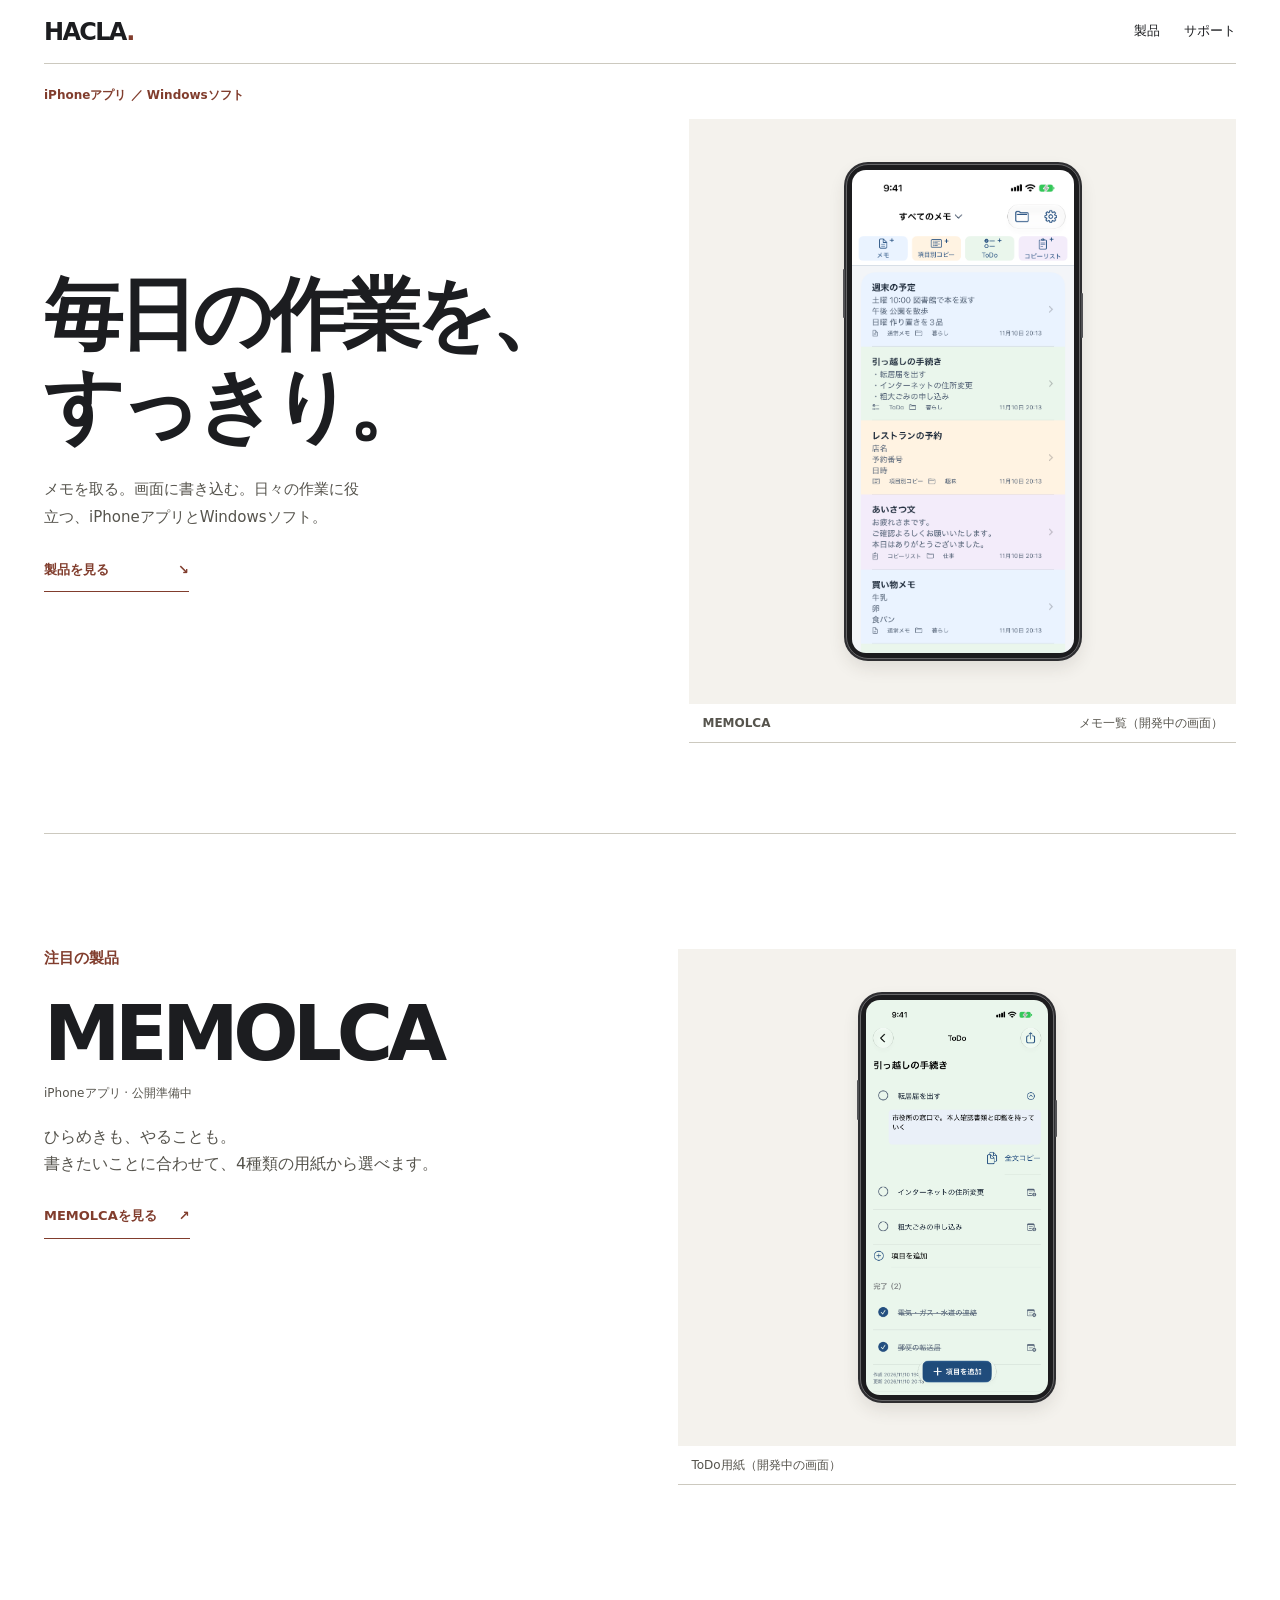
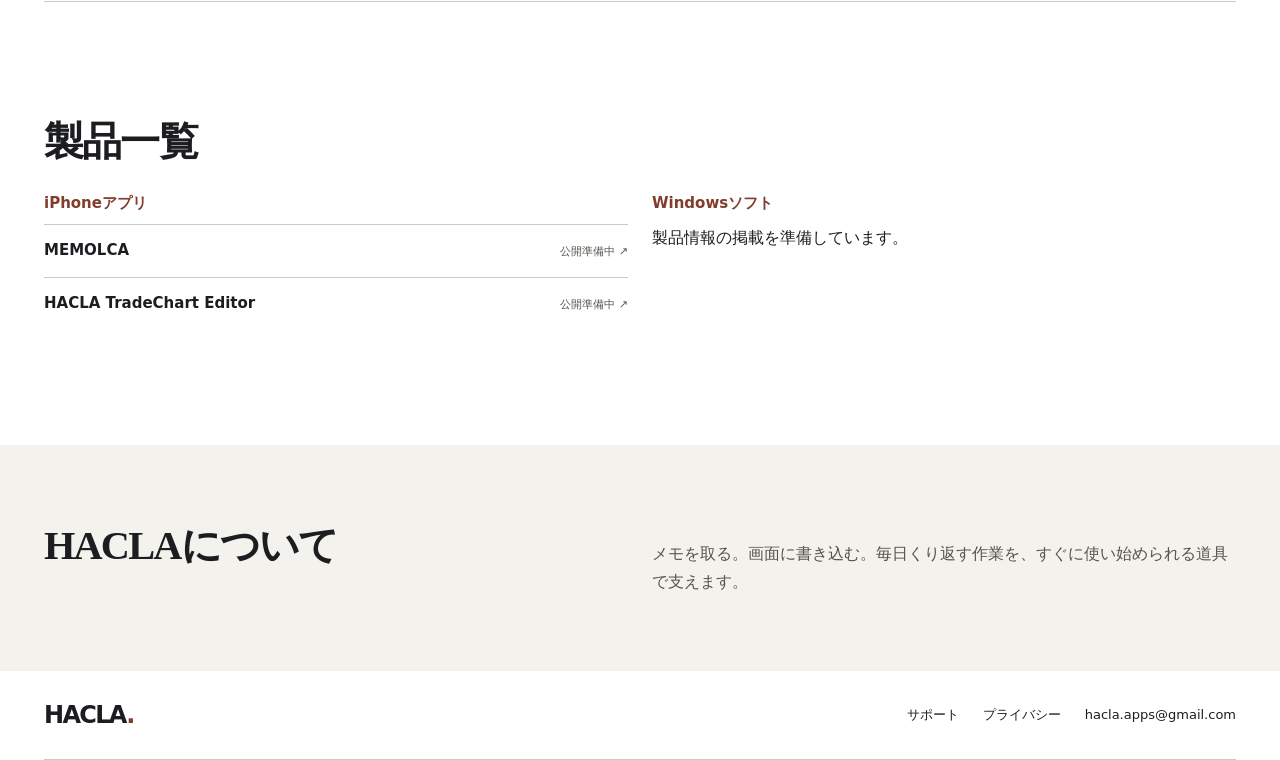
<file: index.html>
<!doctype html>
<html lang="ja">
<head>
<meta charset="utf-8">
<meta name="viewport" content="width=device-width, initial-scale=1">
<title>HACLA公式サイト</title>
<link rel="stylesheet" href="assets/style.css">
</head>
<body class="b c home">
<a class="skip" href="#main">本文へ</a>
<header class="site-header"><div class="wrap bar">
<a class="logo" href="index.html" aria-label="HACLA ホーム">HACLA<span>.</span></a>
<nav aria-label="メイン"><a href="index.html#products">製品</a><a href="memolca/support/index.html">サポート</a></nav>
</div></header>
<main id="main" tabindex="-1">
<section class="hero wrap">
<div class="folio"><span>iPhoneアプリ ／ Windowsソフト</span></div>
<div class="intro"><h1>毎日の作業を、<br>すっきり。</h1><p class="lede">メモを取る。画面に書き込む。日々の作業に役立つ、iPhoneアプリとWindowsソフト。</p>
<a class="action" href="#products">製品を見る <span aria-hidden="true">↘</span></a></div>
<figure class="gallery">
<div class="device"><img src="assets/memolca/list.png" alt="MEMOLCAのメモ一覧" width="1206" height="2622"></div>
<figcaption><strong>MEMOLCA</strong><span>メモ一覧（開発中の画面）</span></figcaption>
</figure>
</section>
<section class="wrap section featured" aria-labelledby="feature-title">
<div class="feature-text"><h2 id="feature-title">注目の製品</h2>
<h3>MEMOLCA</h3><p class="meta">iPhoneアプリ · 公開準備中</p>
<p>ひらめきも、やることも。<br>書きたいことに合わせて、4種類の用紙から選べます。</p>
<a class="action" href="memolca/index.html">MEMOLCAを見る <span aria-hidden="true">↗</span></a></div>
<figure class="feature-image"><div class="device"><img loading="lazy" src="assets/memolca/todo.png" alt="MEMOLCAのToDo用紙の画面" width="1206" height="2622"></div>
<figcaption>ToDo用紙（開発中の画面）</figcaption></figure>
</section>

<section class="wrap catalog section" id="products" aria-labelledby="catalog-title">
<h2 id="catalog-title">製品一覧</h2>
<div class="catalog-grid">
<section><h3>iPhoneアプリ</h3>
<ul>
<li><a class="row" href="memolca/index.html"><span>MEMOLCA</span><small>公開準備中 <span aria-hidden="true">↗</span></small></a></li>
<li><a class="row" href="tradechart-editor/index.html"><span>HACLA TradeChart Editor</span><small>公開準備中 <span aria-hidden="true">↗</span></small></a></li>
</ul></section>
<section><h3>Windowsソフト</h3>
<p>製品情報の掲載を準備しています。</p></section></div>
</section>
<section class="brand"><div class="wrap"><h2>HACLAについて</h2>
<p>メモを取る。画面に書き込む。毎日くり返す作業を、すぐに使い始められる道具で支えます。</p></div></section>
</main>
<footer><div class="wrap footer">
<a class="logo" href="index.html" aria-label="HACLA ホーム">HACLA<span>.</span></a>
<nav aria-label="フッター"><a href="memolca/support/index.html">サポート</a><a href="memolca/privacy/index.html">プライバシー</a><a href="mailto:hacla.apps@gmail.com" aria-label="HACLAへのお問い合わせ hacla.apps@gmail.com">hacla.apps@gmail.com</a></nav>
</div></footer>
</body>
</html>
</file>
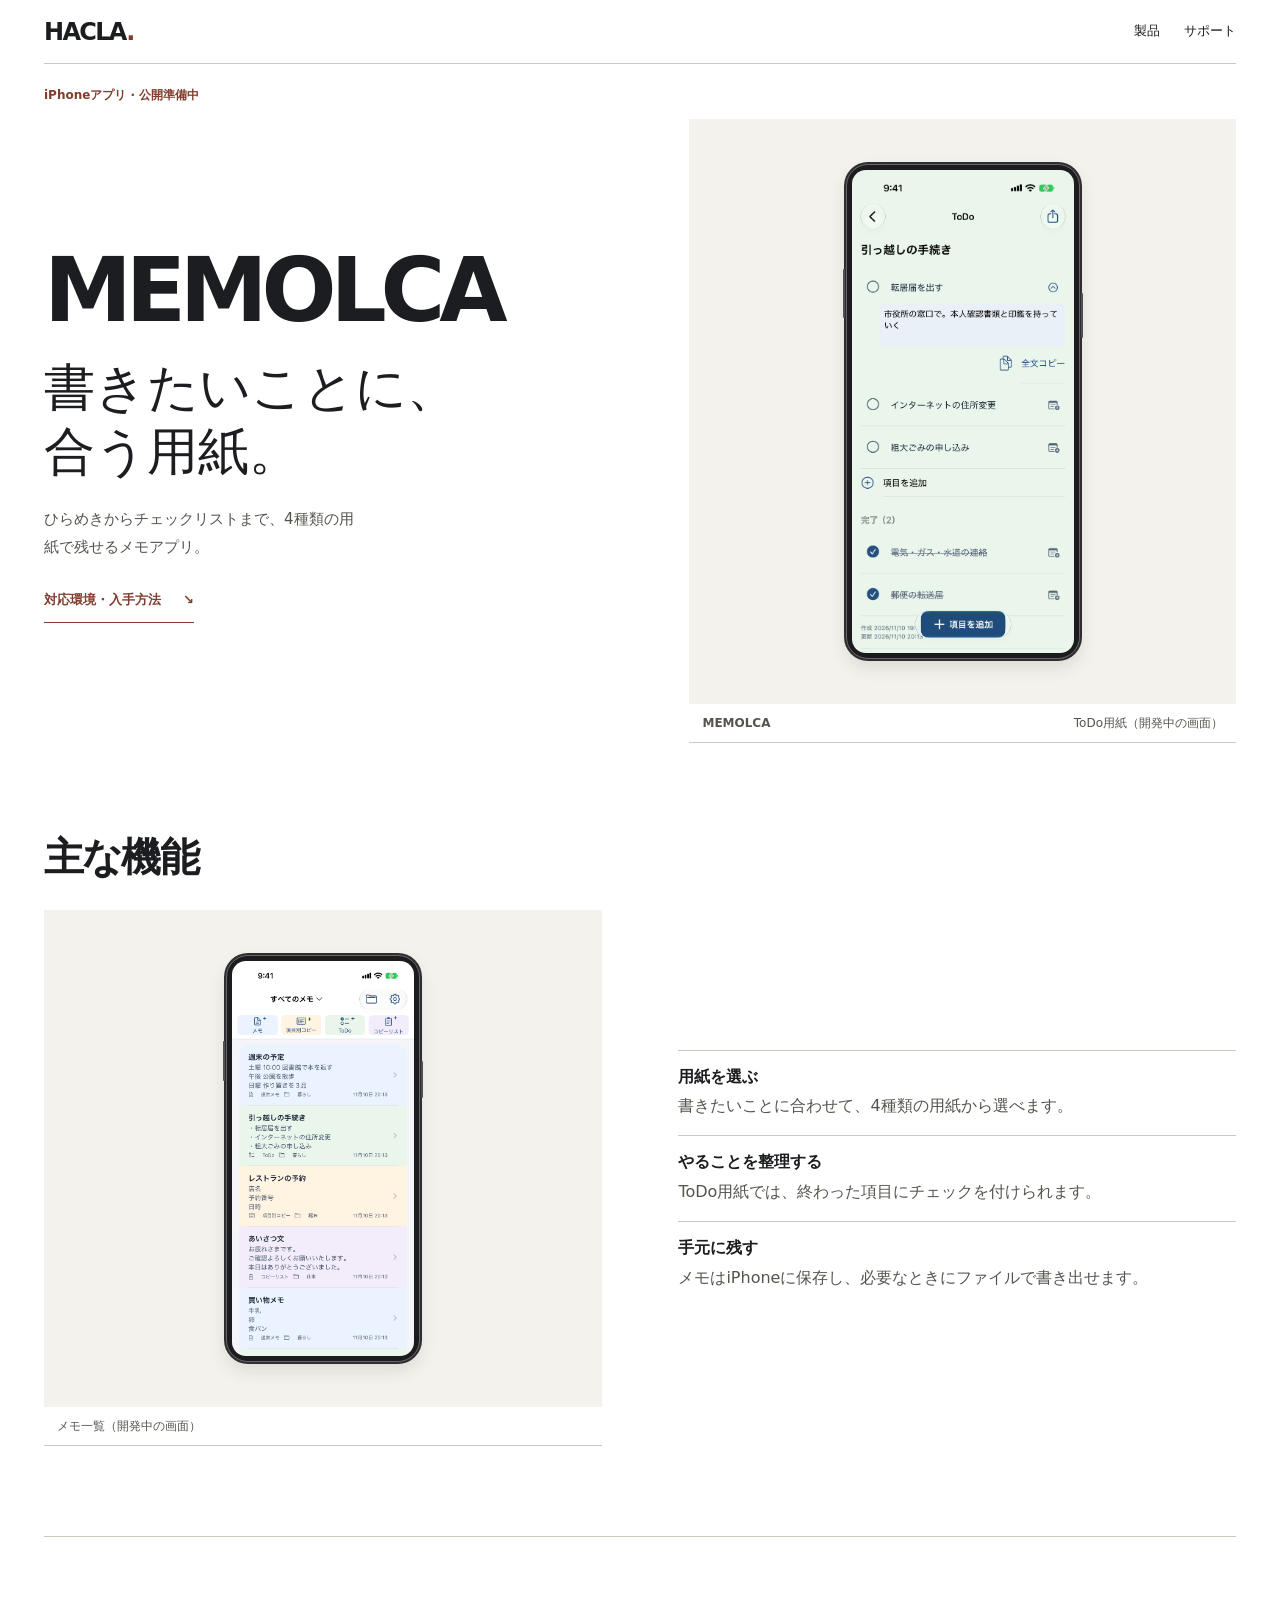
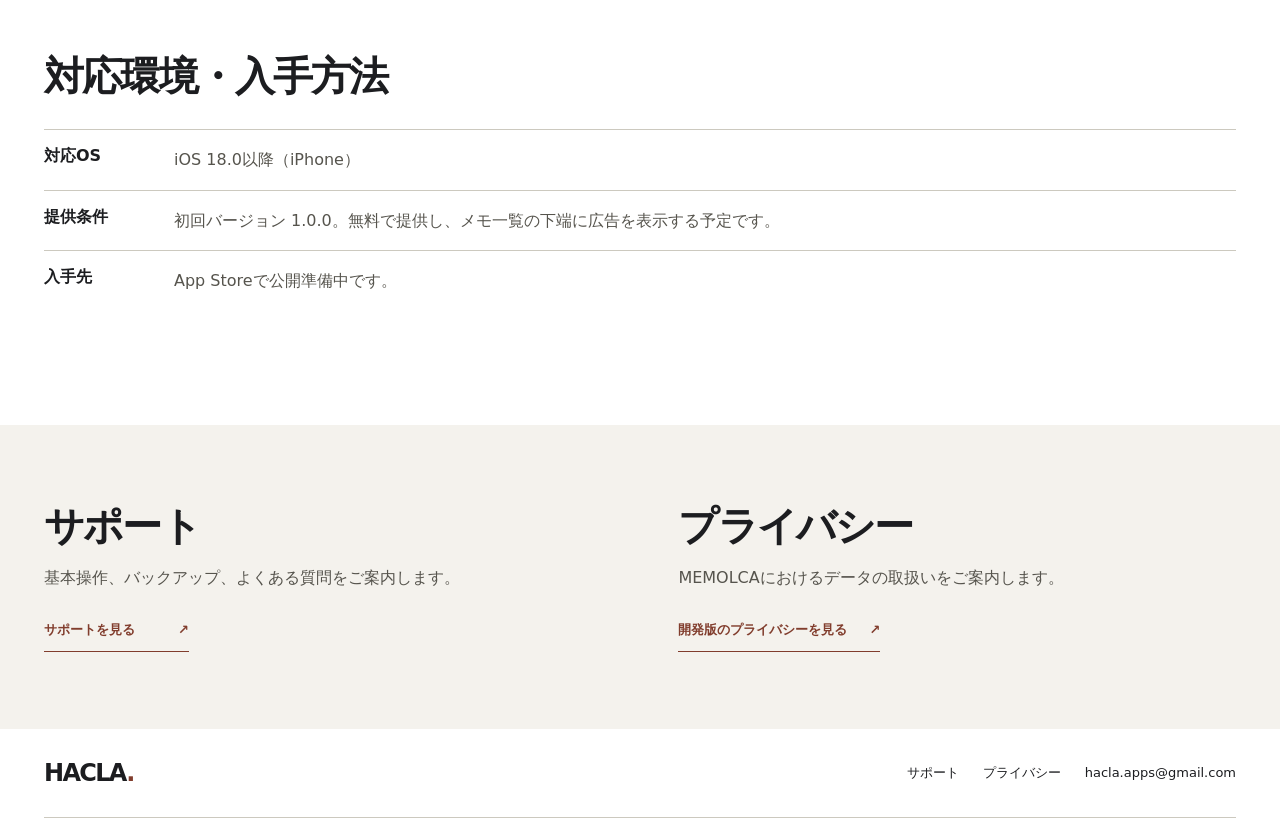
<file: memolca/index.html>
<!doctype html>
<html lang="ja">
<head>
<meta charset="utf-8">
<meta name="viewport" content="width=device-width, initial-scale=1">
<title>MEMOLCA | HACLA</title>
<link rel="stylesheet" href="../assets/style.css">
</head>
<body class="b c detail">
<a class="skip" href="#main">本文へ</a>
<header class="site-header"><div class="wrap bar">
<a class="logo" href="../index.html" aria-label="HACLA ホーム">HACLA<span>.</span></a>
<nav aria-label="メイン"><a href="../index.html#products">製品</a><a href="../memolca/support/index.html">サポート</a></nav>
</div></header>
<main id="main" tabindex="-1">
<section class="hero wrap">
<div class="folio"><span>iPhoneアプリ · 公開準備中</span></div>
<div class="intro"><h1>MEMOLCA</h1><p class="tagline">書きたいことに、<br>合う用紙。</p><p class="lede">ひらめきからチェックリストまで、4種類の用紙で残せるメモアプリ。</p>
<a class="action" href="#availability">対応環境・入手方法 <span aria-hidden="true">↘</span></a></div>
<figure class="gallery">
<div class="device"><img src="../assets/memolca/todo.png" alt="MEMOLCAのToDo用紙" width="1206" height="2622"></div>
<figcaption><strong>MEMOLCA</strong><span>ToDo用紙（開発中の画面）</span></figcaption>
</figure>
</section>
<section class="wrap section functions" aria-labelledby="functions-title">
<h2 id="functions-title">主な機能</h2>
<div class="function-layout">
<figure><div class="device"><img loading="lazy" src="../assets/memolca/list.png" alt="用紙を選べるMEMOLCAのメモ一覧" width="1206" height="2622"></div><figcaption>メモ一覧（開発中の画面）</figcaption></figure>
<dl>
<div><dt>用紙を選ぶ</dt><dd>書きたいことに合わせて、4種類の用紙から選べます。</dd></div>
<div><dt>やることを整理する</dt><dd>ToDo用紙では、終わった項目にチェックを付けられます。</dd></div>
<div><dt>手元に残す</dt><dd>メモはiPhoneに保存し、必要なときにファイルで書き出せます。</dd></div>
</dl></div></section>
<section class="wrap section specs" id="availability" aria-labelledby="specs-title">
<h2 id="specs-title">対応環境・入手方法</h2>
<dl><div><dt>対応OS</dt><dd>iOS 18.0以降（iPhone）</dd></div>
<div><dt>提供条件</dt><dd>初回バージョン 1.0.0。無料で提供し、メモ一覧の下端に広告を表示する予定です。</dd></div>
<div><dt>入手先</dt><dd>App Storeで公開準備中です。</dd></div></dl></section>
<section class="brand" id="support"><div class="wrap support-layout">
<div><h2>サポート</h2><p>基本操作、バックアップ、よくある質問をご案内します。</p><p><a class="action" href="support/index.html">サポートを見る <span aria-hidden="true">↗</span></a></p></div>
<div id="privacy"><h2>プライバシー</h2><p>MEMOLCAにおけるデータの取扱いをご案内します。</p><p><a class="action" href="privacy/index.html">開発版のプライバシーを見る <span aria-hidden="true">↗</span></a></p></div>
</div></section>
</main>
<footer><div class="wrap footer">
<a class="logo" href="../index.html" aria-label="HACLA ホーム">HACLA<span>.</span></a>
<nav aria-label="フッター"><a href="../memolca/support/index.html">サポート</a><a href="../memolca/privacy/index.html">プライバシー</a><a href="mailto:hacla.apps@gmail.com" aria-label="HACLAへのお問い合わせ hacla.apps@gmail.com">hacla.apps@gmail.com</a></nav>
</div></footer>
</body>
</html>
</file>
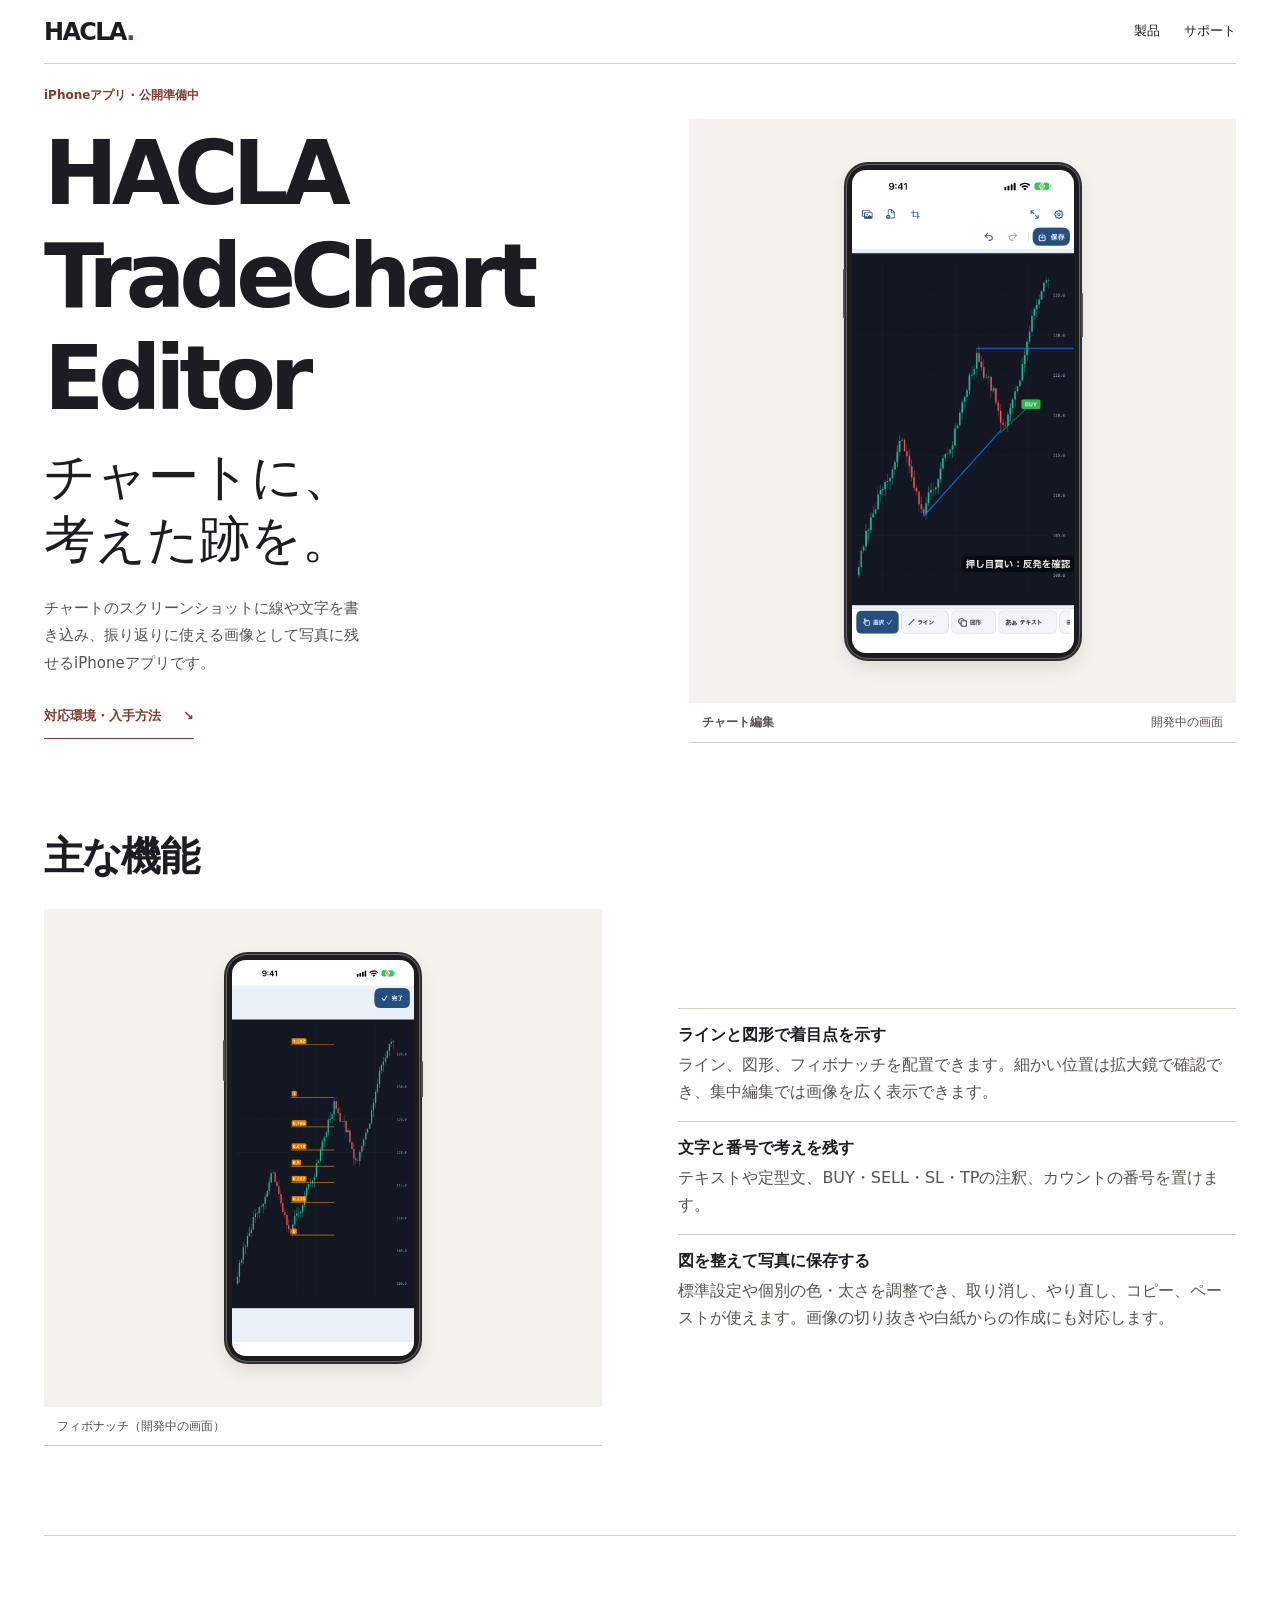
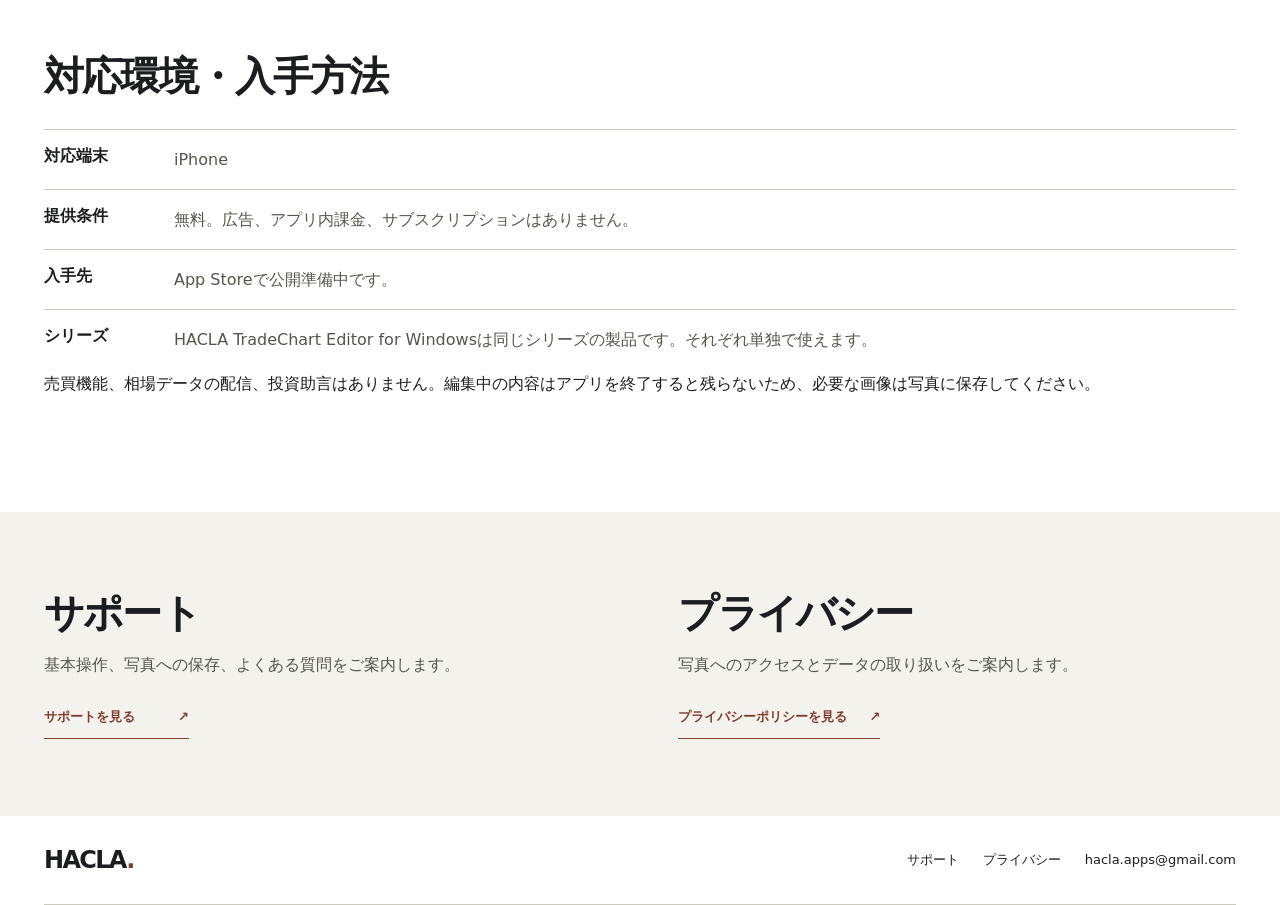
<file: tradechart-editor/index.html>
<!doctype html>
<html lang="ja">
<head>
<meta charset="utf-8">
<meta name="viewport" content="width=device-width, initial-scale=1">
<title>HACLA TradeChart Editor | HACLA</title>
<link rel="stylesheet" href="../assets/style.css">
</head>
<body class="b c detail">
<a class="skip" href="#main">本文へ</a>
<header class="site-header"><div class="wrap bar">
<a class="logo" href="../index.html" aria-label="HACLA ホーム">HACLA<span>.</span></a>
<nav aria-label="メイン"><a href="../index.html#products">製品</a><a href="support/index.html">サポート</a></nav>
</div></header>
<main id="main" tabindex="-1">
<section class="hero wrap">
<div class="folio"><span>iPhoneアプリ · 公開準備中</span></div>
<div class="intro">
<h1>HACLA TradeChart Editor</h1>
<p class="tagline">チャートに、<br>考えた跡を。</p>
<p class="lede">チャートのスクリーンショットに線や文字を書き込み、振り返りに使える画像として写真に残せるiPhoneアプリです。</p>
<a class="action" href="#availability">対応環境・入手方法 <span aria-hidden="true">↘</span></a>
</div>
<figure class="gallery">
<div class="device"><img src="../assets/tradechart-editor/overview.png" alt="チャートにラインや売買の注釈を書き込んだ編集画面" width="1320" height="2868"></div>
<figcaption><strong>チャート編集</strong><span>開発中の画面</span></figcaption>
</figure>
</section>
<section class="wrap section functions" aria-labelledby="functions-title">
<h2 id="functions-title">主な機能</h2>
<div class="function-layout">
<figure><div class="device"><img loading="lazy" src="../assets/tradechart-editor/fibonacci.png" alt="チャート画像にフィボナッチの水準を表示した画面" width="1320" height="2868"></div><figcaption>フィボナッチ（開発中の画面）</figcaption></figure>
<dl>
<div><dt>ラインと図形で着目点を示す</dt><dd>ライン、図形、フィボナッチを配置できます。細かい位置は拡大鏡で確認でき、集中編集では画像を広く表示できます。</dd></div>
<div><dt>文字と番号で考えを残す</dt><dd>テキストや定型文、BUY・SELL・SL・TPの注釈、カウントの番号を置けます。</dd></div>
<div><dt>図を整えて写真に保存する</dt><dd>標準設定や個別の色・太さを調整でき、取り消し、やり直し、コピー、ペーストが使えます。画像の切り抜きや白紙からの作成にも対応します。</dd></div>
</dl>
</div>
</section>
<section class="wrap section specs" id="availability" aria-labelledby="specs-title">
<h2 id="specs-title">対応環境・入手方法</h2>
<dl>
<div><dt>対応端末</dt><dd>iPhone</dd></div>
<div><dt>提供条件</dt><dd>無料。広告、アプリ内課金、サブスクリプションはありません。</dd></div>
<div><dt>入手先</dt><dd>App Storeで公開準備中です。</dd></div>
<div><dt>シリーズ</dt><dd>HACLA TradeChart Editor for Windowsは同じシリーズの製品です。それぞれ単独で使えます。</dd></div>
</dl>
<p>売買機能、相場データの配信、投資助言はありません。編集中の内容はアプリを終了すると残らないため、必要な画像は写真に保存してください。</p>
</section>
<section class="brand"><div class="wrap support-layout">
<div><h2>サポート</h2><p>基本操作、写真への保存、よくある質問をご案内します。</p><p><a class="action" href="support/index.html">サポートを見る <span aria-hidden="true">↗</span></a></p></div>
<div><h2>プライバシー</h2><p>写真へのアクセスとデータの取り扱いをご案内します。</p><p><a class="action" href="privacy/index.html">プライバシーポリシーを見る <span aria-hidden="true">↗</span></a></p></div>
</div></section>
</main>
<footer><div class="wrap footer">
<a class="logo" href="../index.html" aria-label="HACLA ホーム">HACLA<span>.</span></a>
<nav aria-label="フッター"><a href="support/index.html">サポート</a><a href="privacy/index.html">プライバシー</a><a href="mailto:hacla.apps@gmail.com">hacla.apps@gmail.com</a></nav>
</div></footer>
</body>
</html>
</file>
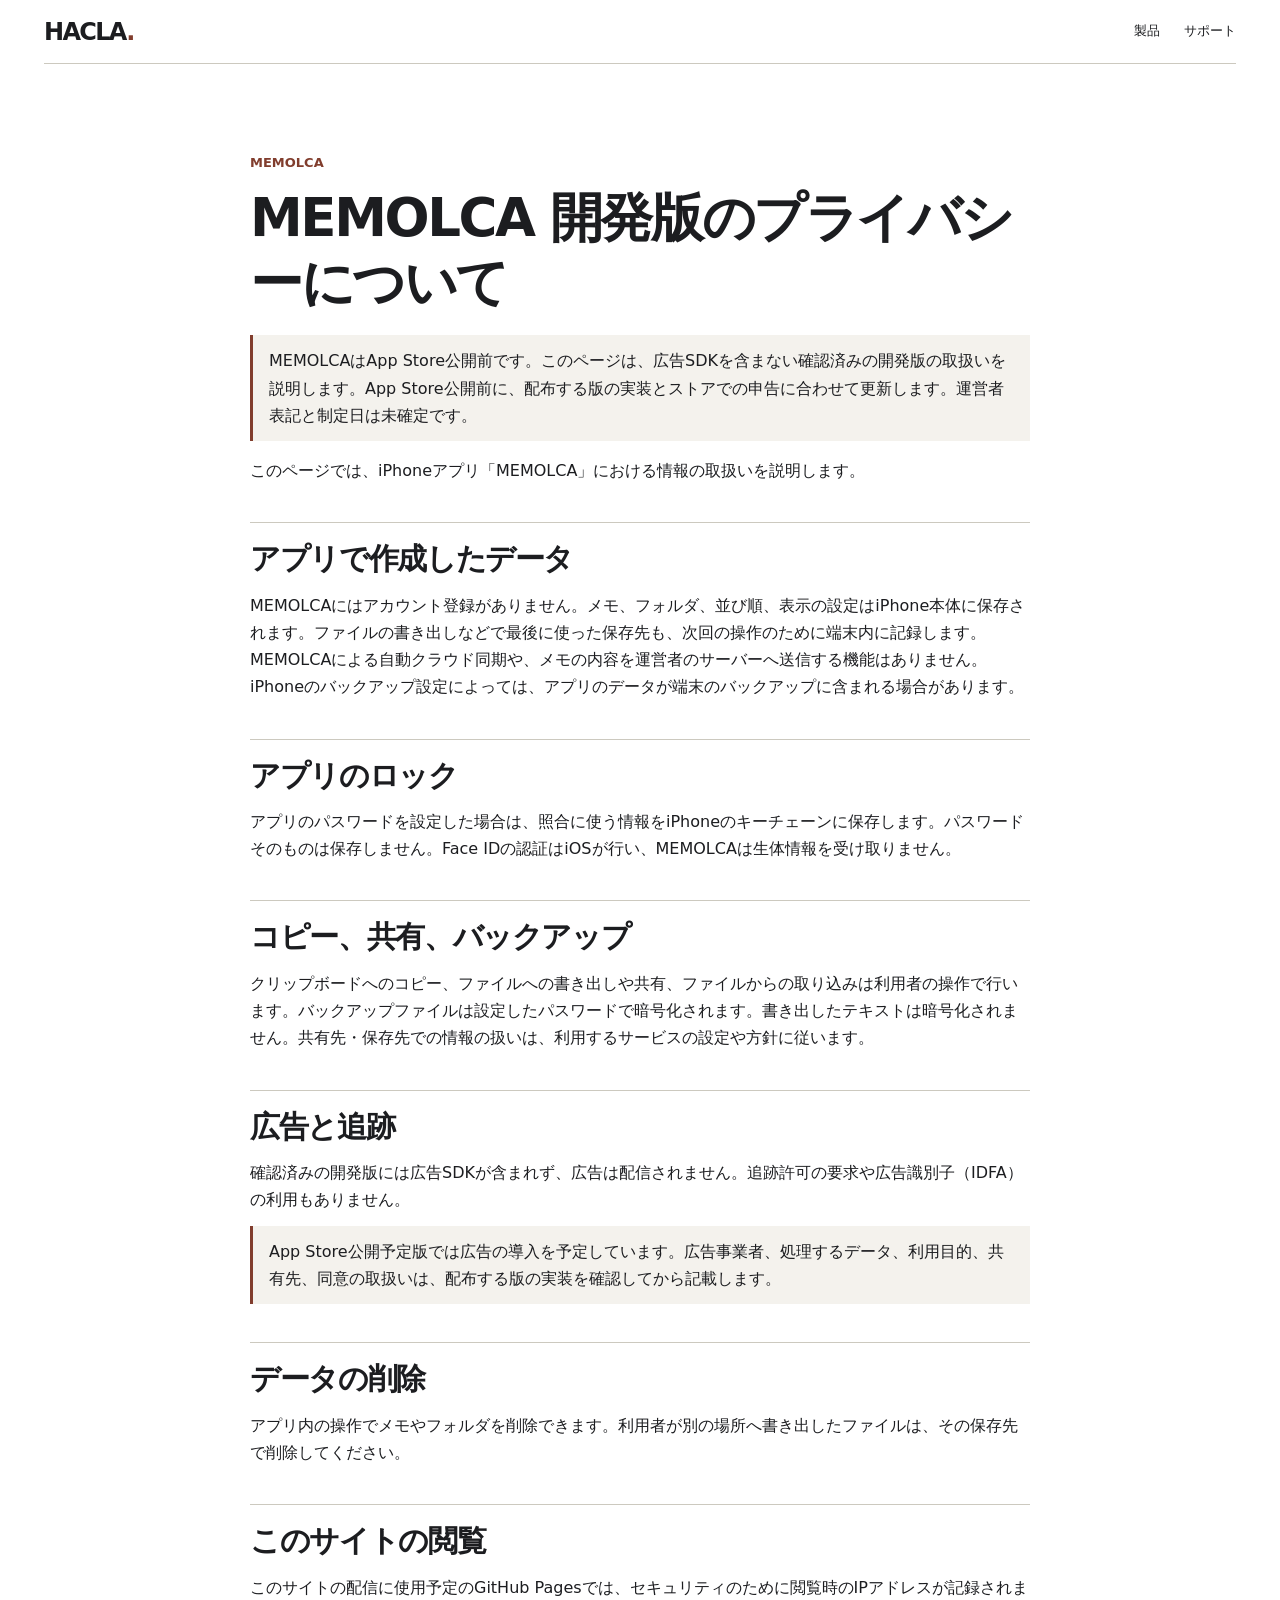
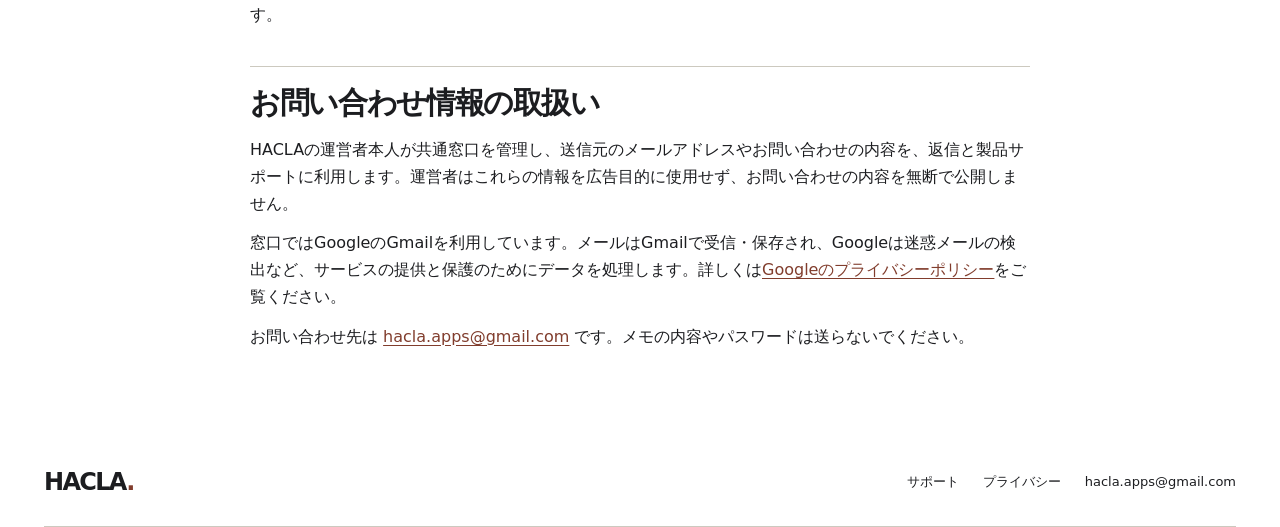
<file: memolca/privacy/index.html>
<!doctype html>
<html lang="ja">
<head>
<meta charset="utf-8">
<meta name="viewport" content="width=device-width, initial-scale=1">
<title>MEMOLCA 開発版のプライバシーについて | HACLA</title>
<link rel="stylesheet" href="../../assets/style.css">
</head>
<body class="b c ">
<a class="skip" href="#main">本文へ</a>
<header class="site-header"><div class="wrap bar">
<a class="logo" href="../../index.html" aria-label="HACLA ホーム">HACLA<span>.</span></a>
<nav aria-label="メイン"><a href="../../index.html#products">製品</a><a href="../../memolca/support/index.html">サポート</a></nav>
</div></header>
<main id="main" tabindex="-1" class="wrap document"><p class="context"><a href="../index.html">MEMOLCA</a></p><h1>MEMOLCA 開発版のプライバシーについて</h1>
<p class="todo">MEMOLCAはApp Store公開前です。このページは、広告SDKを含まない確認済みの開発版の取扱いを説明します。App Store公開前に、配布する版の実装とストアでの申告に合わせて更新します。運営者表記と制定日は未確定です。</p>
<p>このページでは、iPhoneアプリ「MEMOLCA」における情報の取扱いを説明します。</p>
<h2>アプリで作成したデータ</h2>
<p>MEMOLCAにはアカウント登録がありません。メモ、フォルダ、並び順、表示の設定はiPhone本体に保存されます。ファイルの書き出しなどで最後に使った保存先も、次回の操作のために端末内に記録します。MEMOLCAによる自動クラウド同期や、メモの内容を運営者のサーバーへ送信する機能はありません。iPhoneのバックアップ設定によっては、アプリのデータが端末のバックアップに含まれる場合があります。</p>
<h2>アプリのロック</h2>
<p>アプリのパスワードを設定した場合は、照合に使う情報をiPhoneのキーチェーンに保存します。パスワードそのものは保存しません。Face IDの認証はiOSが行い、MEMOLCAは生体情報を受け取りません。</p>
<h2>コピー、共有、バックアップ</h2>
<p>クリップボードへのコピー、ファイルへの書き出しや共有、ファイルからの取り込みは利用者の操作で行います。バックアップファイルは設定したパスワードで暗号化されます。書き出したテキストは暗号化されません。共有先・保存先での情報の扱いは、利用するサービスの設定や方針に従います。</p>
<h2>広告と追跡</h2>
<p>確認済みの開発版には広告SDKが含まれず、広告は配信されません。追跡許可の要求や広告識別子（IDFA）の利用もありません。</p>
<p class="todo">App Store公開予定版では広告の導入を予定しています。広告事業者、処理するデータ、利用目的、共有先、同意の取扱いは、配布する版の実装を確認してから記載します。</p>
<h2>データの削除</h2>
<p>アプリ内の操作でメモやフォルダを削除できます。利用者が別の場所へ書き出したファイルは、その保存先で削除してください。</p>
<h2>このサイトの閲覧</h2>
<p>このサイトの配信に使用予定のGitHub Pagesでは、セキュリティのために閲覧時のIPアドレスが記録されます。</p>
<h2 id="contact">お問い合わせ情報の取扱い</h2>
<p>HACLAの運営者本人が共通窓口を管理し、送信元のメールアドレスやお問い合わせの内容を、返信と製品サポートに利用します。運営者はこれらの情報を広告目的に使用せず、お問い合わせの内容を無断で公開しません。</p>
<p>窓口ではGoogleのGmailを利用しています。メールはGmailで受信・保存され、Googleは迷惑メールの検出など、サービスの提供と保護のためにデータを処理します。詳しくは<a href="https://policies.google.com/privacy?hl=ja">Googleのプライバシーポリシー</a>をご覧ください。</p>
<p>お問い合わせ先は <a href="mailto:hacla.apps@gmail.com">hacla.apps@gmail.com</a> です。メモの内容やパスワードは送らないでください。</p>
</main>
<footer><div class="wrap footer">
<a class="logo" href="../../index.html" aria-label="HACLA ホーム">HACLA<span>.</span></a>
<nav aria-label="フッター"><a href="../../memolca/support/index.html">サポート</a><a href="../../memolca/privacy/index.html">プライバシー</a><a href="mailto:hacla.apps@gmail.com" aria-label="HACLAへのお問い合わせ hacla.apps@gmail.com">hacla.apps@gmail.com</a></nav>
</div></footer>
</body>
</html>
</file>
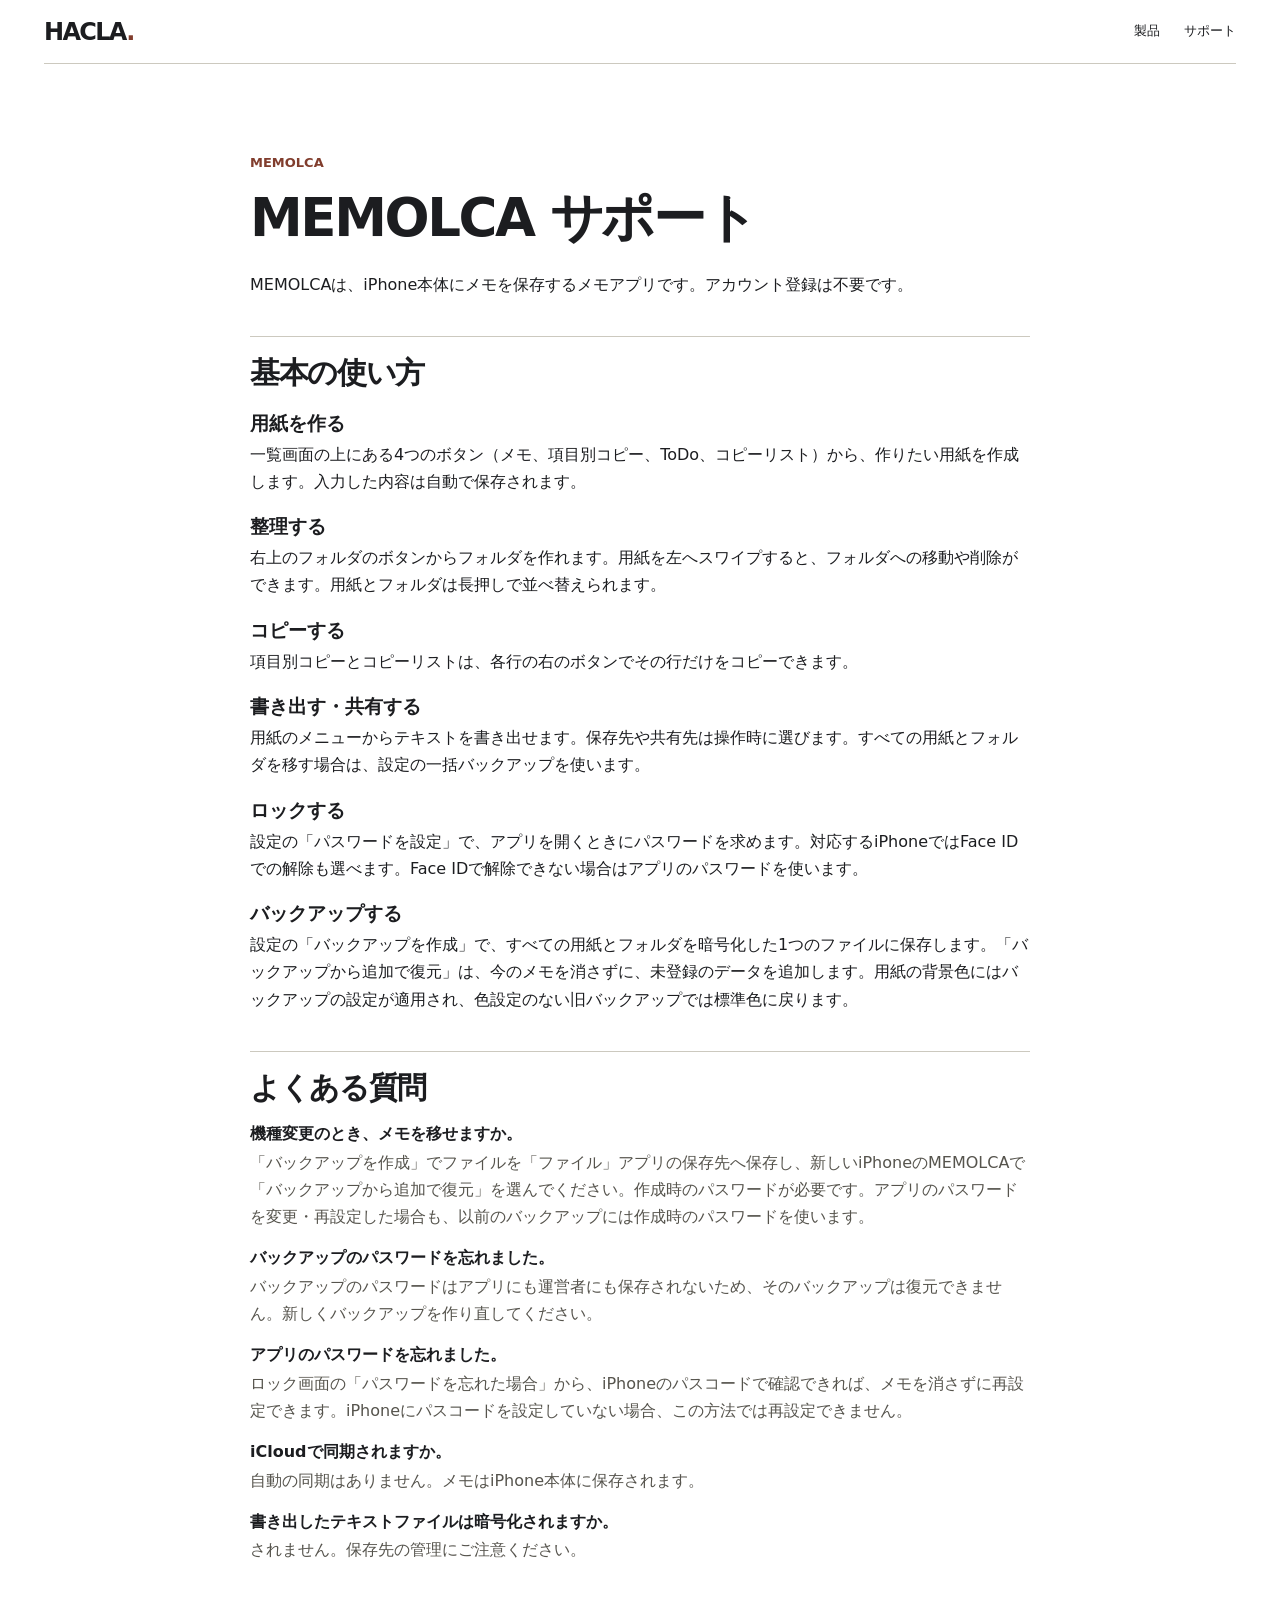
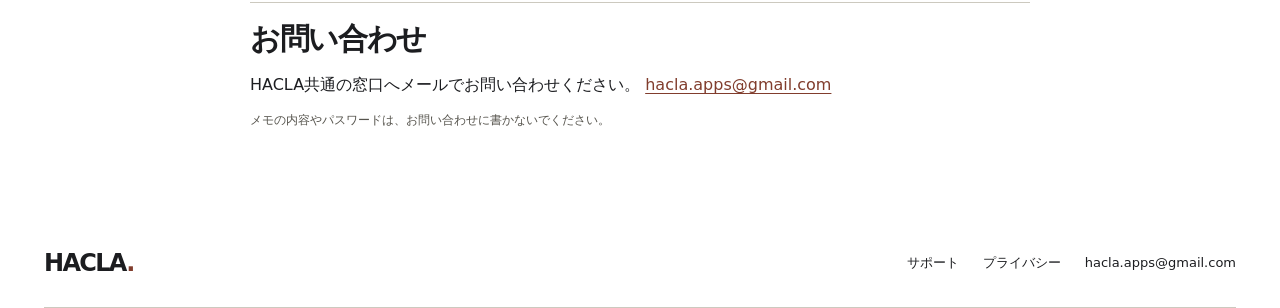
<file: memolca/support/index.html>
<!doctype html>
<html lang="ja">
<head>
<meta charset="utf-8">
<meta name="viewport" content="width=device-width, initial-scale=1">
<title>MEMOLCA サポート | HACLA</title>
<link rel="stylesheet" href="../../assets/style.css">
</head>
<body class="b c ">
<a class="skip" href="#main">本文へ</a>
<header class="site-header"><div class="wrap bar">
<a class="logo" href="../../index.html" aria-label="HACLA ホーム">HACLA<span>.</span></a>
<nav aria-label="メイン"><a href="../../index.html#products">製品</a><a href="../../memolca/support/index.html">サポート</a></nav>
</div></header>
<main id="main" tabindex="-1" class="wrap document"><p class="context"><a href="../index.html">MEMOLCA</a></p>
  <h1>MEMOLCA サポート</h1>
  <p class="lead">MEMOLCAは、iPhone本体にメモを保存するメモアプリです。アカウント登録は不要です。</p>

  <h2>基本の使い方</h2>
  <h3>用紙を作る</h3>
  <p>一覧画面の上にある4つのボタン（メモ、項目別コピー、ToDo、コピーリスト）から、作りたい用紙を作成します。入力した内容は自動で保存されます。</p>
  <h3>整理する</h3>
  <p>右上のフォルダのボタンからフォルダを作れます。用紙を左へスワイプすると、フォルダへの移動や削除ができます。用紙とフォルダは長押しで並べ替えられます。</p>
  <h3>コピーする</h3>
  <p>項目別コピーとコピーリストは、各行の右のボタンでその行だけをコピーできます。</p>
  <h3>書き出す・共有する</h3>
  <p>用紙のメニューからテキストを書き出せます。保存先や共有先は操作時に選びます。すべての用紙とフォルダを移す場合は、設定の一括バックアップを使います。</p>
  <h3>ロックする</h3>
  <p>設定の「パスワードを設定」で、アプリを開くときにパスワードを求めます。対応するiPhoneではFace IDでの解除も選べます。Face IDで解除できない場合はアプリのパスワードを使います。</p>
  <h3>バックアップする</h3>
  <p>設定の「バックアップを作成」で、すべての用紙とフォルダを暗号化した1つのファイルに保存します。「バックアップから追加で復元」は、今のメモを消さずに、未登録のデータを追加します。用紙の背景色にはバックアップの設定が適用され、色設定のない旧バックアップでは標準色に戻ります。</p>

  <h2>よくある質問</h2>
  <dl class="faq">
    <dt>機種変更のとき、メモを移せますか。</dt>
    <dd>「バックアップを作成」でファイルを「ファイル」アプリの保存先へ保存し、新しいiPhoneのMEMOLCAで「バックアップから追加で復元」を選んでください。作成時のパスワードが必要です。アプリのパスワードを変更・再設定した場合も、以前のバックアップには作成時のパスワードを使います。</dd>
    <dt>バックアップのパスワードを忘れました。</dt>
    <dd>バックアップのパスワードはアプリにも運営者にも保存されないため、そのバックアップは復元できません。新しくバックアップを作り直してください。</dd>
    <dt>アプリのパスワードを忘れました。</dt>
    <dd>ロック画面の「パスワードを忘れた場合」から、iPhoneのパスコードで確認できれば、メモを消さずに再設定できます。iPhoneにパスコードを設定していない場合、この方法では再設定できません。</dd>
    <dt>iCloudで同期されますか。</dt>
    <dd>自動の同期はありません。メモはiPhone本体に保存されます。</dd>
    <dt>書き出したテキストファイルは暗号化されますか。</dt>
    <dd>されません。保存先の管理にご注意ください。</dd>
  </dl>

  <h2>お問い合わせ</h2>
  <p>HACLA共通の窓口へメールでお問い合わせください。 <a href="mailto:hacla.apps@gmail.com">hacla.apps@gmail.com</a></p>
  <p class="note">メモの内容やパスワードは、お問い合わせに書かないでください。</p>
</main>
<footer><div class="wrap footer">
<a class="logo" href="../../index.html" aria-label="HACLA ホーム">HACLA<span>.</span></a>
<nav aria-label="フッター"><a href="../../memolca/support/index.html">サポート</a><a href="../../memolca/privacy/index.html">プライバシー</a><a href="mailto:hacla.apps@gmail.com" aria-label="HACLAへのお問い合わせ hacla.apps@gmail.com">hacla.apps@gmail.com</a></nav>
</div></footer>
</body>
</html>
</file>
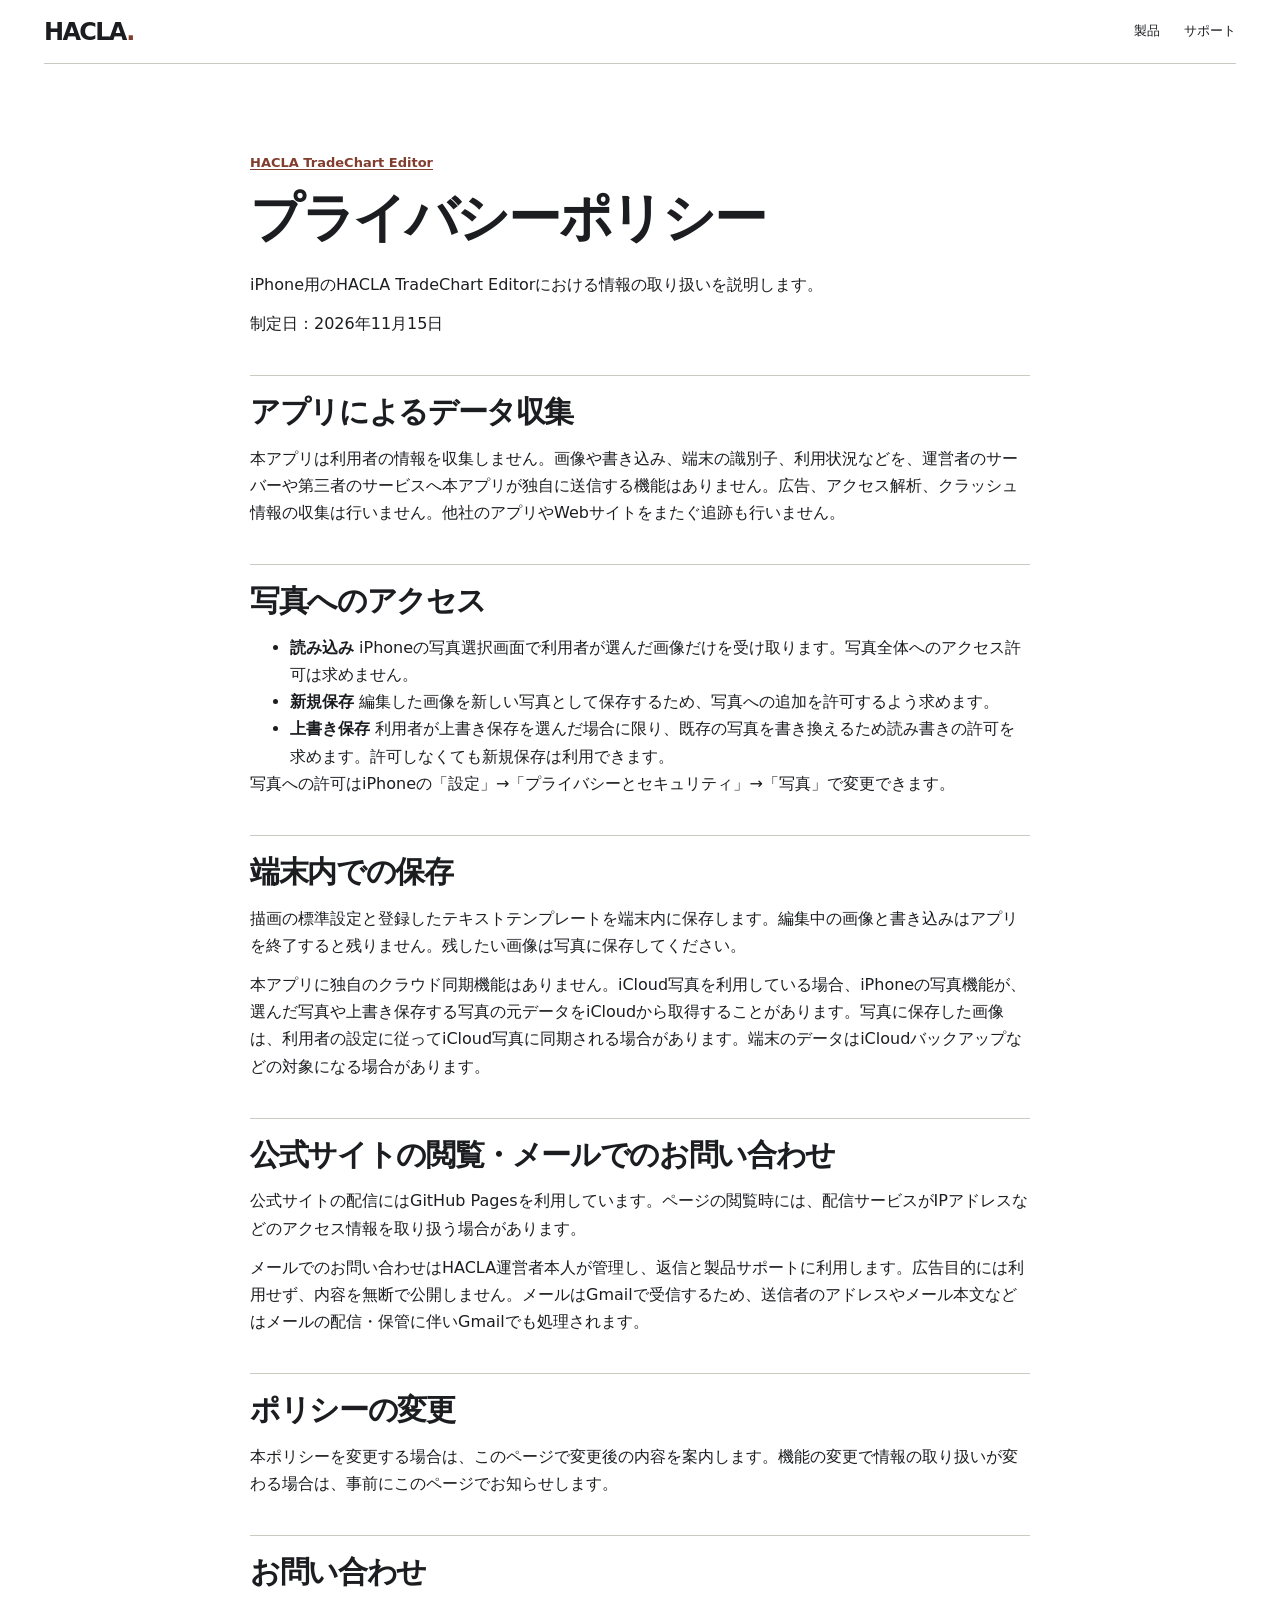
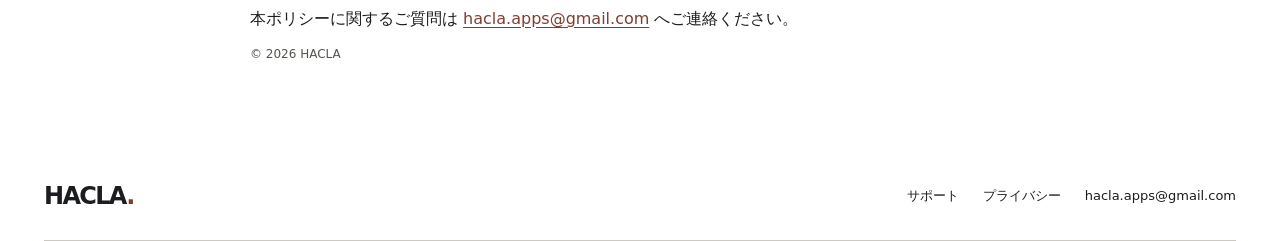
<file: tradechart-editor/privacy/index.html>
<!doctype html>
<html lang="ja">
<head>
<meta charset="utf-8">
<meta name="viewport" content="width=device-width, initial-scale=1">
<title>HACLA TradeChart Editor プライバシーポリシー | HACLA</title>
<link rel="stylesheet" href="../../assets/style.css">
<style>
.document p a, .document dd a { text-decoration: underline; text-underline-offset: .16em; }
</style>
</head>
<body class="b c ">
<a class="skip" href="#main">本文へ</a>
<header class="site-header"><div class="wrap bar">
<a class="logo" href="../../index.html" aria-label="HACLA ホーム">HACLA<span>.</span></a>
<nav aria-label="メイン"><a href="../../index.html#products">製品</a><a href="../support/index.html">サポート</a></nav>
</div></header>
<main id="main" tabindex="-1" class="wrap document">
<p class="context"><a href="../index.html">HACLA TradeChart Editor</a></p>
<h1>プライバシーポリシー</h1>
<p class="lead">iPhone用のHACLA TradeChart Editorにおける情報の取り扱いを説明します。</p>
<p>制定日：<time datetime="2026-11-15">2026年11月15日</time></p>
<h2>アプリによるデータ収集</h2>
<p>本アプリは利用者の情報を収集しません。画像や書き込み、端末の識別子、利用状況などを、運営者のサーバーや第三者のサービスへ本アプリが独自に送信する機能はありません。広告、アクセス解析、クラッシュ情報の収集は行いません。他社のアプリやWebサイトをまたぐ追跡も行いません。</p>
<h2>写真へのアクセス</h2>
<ul>
<li><strong>読み込み</strong> iPhoneの写真選択画面で利用者が選んだ画像だけを受け取ります。写真全体へのアクセス許可は求めません。</li>
<li><strong>新規保存</strong> 編集した画像を新しい写真として保存するため、写真への追加を許可するよう求めます。</li>
<li><strong>上書き保存</strong> 利用者が上書き保存を選んだ場合に限り、既存の写真を書き換えるため読み書きの許可を求めます。許可しなくても新規保存は利用できます。</li>
</ul>
<p>写真への許可はiPhoneの「設定」→「プライバシーとセキュリティ」→「写真」で変更できます。</p>
<h2>端末内での保存</h2>
<p>描画の標準設定と登録したテキストテンプレートを端末内に保存します。編集中の画像と書き込みはアプリを終了すると残りません。残したい画像は写真に保存してください。</p>
<p>本アプリに独自のクラウド同期機能はありません。iCloud写真を利用している場合、iPhoneの写真機能が、選んだ写真や上書き保存する写真の元データをiCloudから取得することがあります。写真に保存した画像は、利用者の設定に従ってiCloud写真に同期される場合があります。端末のデータはiCloudバックアップなどの対象になる場合があります。</p>
<h2>公式サイトの閲覧・メールでのお問い合わせ</h2>
<p>公式サイトの配信にはGitHub Pagesを利用しています。ページの閲覧時には、配信サービスがIPアドレスなどのアクセス情報を取り扱う場合があります。</p>
<p>メールでのお問い合わせはHACLA運営者本人が管理し、返信と製品サポートに利用します。広告目的には利用せず、内容を無断で公開しません。メールはGmailで受信するため、送信者のアドレスやメール本文などはメールの配信・保管に伴いGmailでも処理されます。</p>
<h2>ポリシーの変更</h2>
<p>本ポリシーを変更する場合は、このページで変更後の内容を案内します。機能の変更で情報の取り扱いが変わる場合は、事前にこのページでお知らせします。</p>
<h2>お問い合わせ</h2>
<p>本ポリシーに関するご質問は <a href="mailto:hacla.apps@gmail.com">hacla.apps@gmail.com</a> へご連絡ください。</p>
<p class="note">© 2026 HACLA</p>
</main>
<footer><div class="wrap footer">
<a class="logo" href="../../index.html" aria-label="HACLA ホーム">HACLA<span>.</span></a>
<nav aria-label="フッター"><a href="../support/index.html">サポート</a><a href="../privacy/index.html">プライバシー</a><a href="mailto:hacla.apps@gmail.com">hacla.apps@gmail.com</a></nav>
</div></footer>
</body>
</html>
</file>
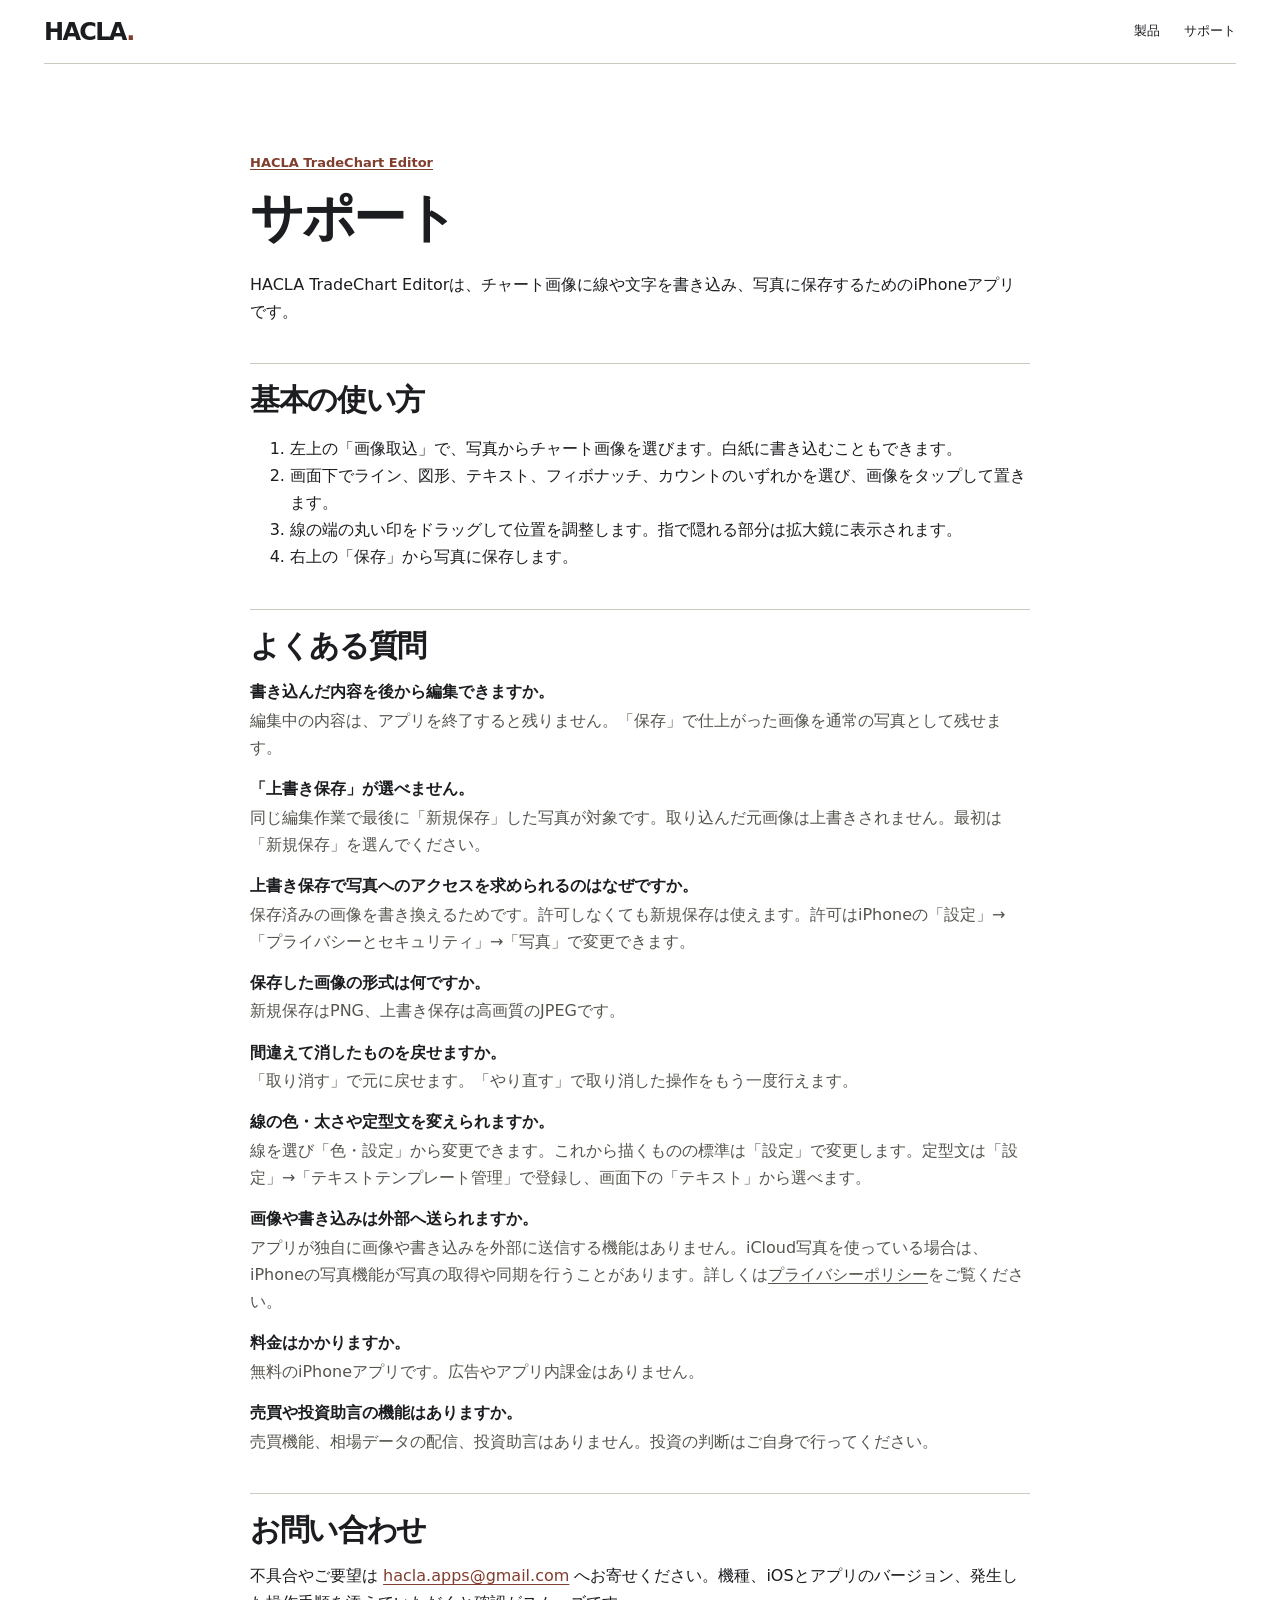
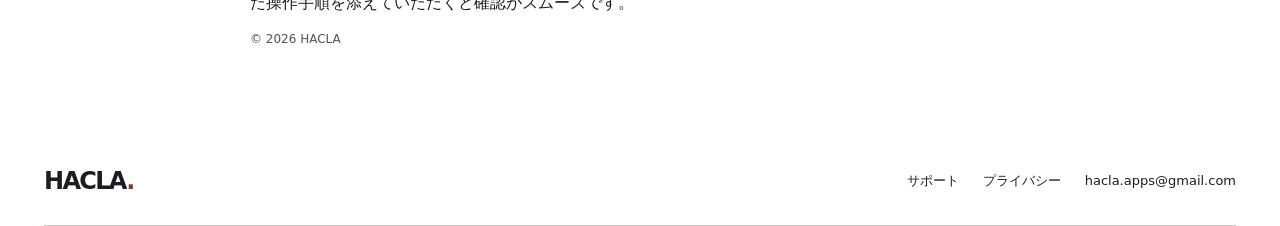
<file: tradechart-editor/support/index.html>
<!doctype html>
<html lang="ja">
<head>
<meta charset="utf-8">
<meta name="viewport" content="width=device-width, initial-scale=1">
<title>HACLA TradeChart Editor サポート | HACLA</title>
<link rel="stylesheet" href="../../assets/style.css">
<style>
.document p a, .document dd a { text-decoration: underline; text-underline-offset: .16em; }
</style>
</head>
<body class="b c ">
<a class="skip" href="#main">本文へ</a>
<header class="site-header"><div class="wrap bar">
<a class="logo" href="../../index.html" aria-label="HACLA ホーム">HACLA<span>.</span></a>
<nav aria-label="メイン"><a href="../../index.html#products">製品</a><a href="../support/index.html">サポート</a></nav>
</div></header>
<main id="main" tabindex="-1" class="wrap document">
<p class="context"><a href="../index.html">HACLA TradeChart Editor</a></p>
<h1>サポート</h1>
<p class="lead">HACLA TradeChart Editorは、チャート画像に線や文字を書き込み、写真に保存するためのiPhoneアプリです。</p>
<h2>基本の使い方</h2>
<ol>
<li>左上の「画像取込」で、写真からチャート画像を選びます。白紙に書き込むこともできます。</li>
<li>画面下でライン、図形、テキスト、フィボナッチ、カウントのいずれかを選び、画像をタップして置きます。</li>
<li>線の端の丸い印をドラッグして位置を調整します。指で隠れる部分は拡大鏡に表示されます。</li>
<li>右上の「保存」から写真に保存します。</li>
</ol>
<h2>よくある質問</h2>
<dl class="faq">
<dt>書き込んだ内容を後から編集できますか。</dt>
<dd>編集中の内容は、アプリを終了すると残りません。「保存」で仕上がった画像を通常の写真として残せます。</dd>
<dt>「上書き保存」が選べません。</dt>
<dd>同じ編集作業で最後に「新規保存」した写真が対象です。取り込んだ元画像は上書きされません。最初は「新規保存」を選んでください。</dd>
<dt>上書き保存で写真へのアクセスを求められるのはなぜですか。</dt>
<dd>保存済みの画像を書き換えるためです。許可しなくても新規保存は使えます。許可はiPhoneの「設定」→「プライバシーとセキュリティ」→「写真」で変更できます。</dd>
<dt>保存した画像の形式は何ですか。</dt>
<dd>新規保存はPNG、上書き保存は高画質のJPEGです。</dd>
<dt>間違えて消したものを戻せますか。</dt>
<dd>「取り消す」で元に戻せます。「やり直す」で取り消した操作をもう一度行えます。</dd>
<dt>線の色・太さや定型文を変えられますか。</dt>
<dd>線を選び「色・設定」から変更できます。これから描くものの標準は「設定」で変更します。定型文は「設定」→「テキストテンプレート管理」で登録し、画面下の「テキスト」から選べます。</dd>
<dt>画像や書き込みは外部へ送られますか。</dt>
<dd>アプリが独自に画像や書き込みを外部に送信する機能はありません。iCloud写真を使っている場合は、iPhoneの写真機能が写真の取得や同期を行うことがあります。詳しくは<a href="../privacy/index.html">プライバシーポリシー</a>をご覧ください。</dd>
<dt>料金はかかりますか。</dt>
<dd>無料のiPhoneアプリです。広告やアプリ内課金はありません。</dd>
<dt>売買や投資助言の機能はありますか。</dt>
<dd>売買機能、相場データの配信、投資助言はありません。投資の判断はご自身で行ってください。</dd>
</dl>
<h2>お問い合わせ</h2>
<p>不具合やご要望は <a href="mailto:hacla.apps@gmail.com">hacla.apps@gmail.com</a> へお寄せください。機種、iOSとアプリのバージョン、発生した操作手順を添えていただくと確認がスムーズです。</p>
<p class="note">© 2026 HACLA</p>
</main>
<footer><div class="wrap footer">
<a class="logo" href="../../index.html" aria-label="HACLA ホーム">HACLA<span>.</span></a>
<nav aria-label="フッター"><a href="../support/index.html">サポート</a><a href="../privacy/index.html">プライバシー</a><a href="mailto:hacla.apps@gmail.com">hacla.apps@gmail.com</a></nav>
</div></footer>
</body>
</html>
</file>
<file: assets/style.css>
:root {
  color-scheme: light;
  --ink: #1c1d20;
  --muted: #565a62;
  --rule: #dcdde0;
  --field: #f1f2f3;
  --accent: #23394f;
  font-family: "Instrument Sans", "Hiragino Sans", "Yu Gothic", system-ui, sans-serif;
  color: var(--ink);
  background: #fff;
}
* { box-sizing: border-box; }
body, h1, h2, h3, p, figure, ul, dl, dd { margin: 0; }
body { line-height: 1.7; }
img { display: block; width: 100%; height: auto; }
a { text-decoration: none; color: inherit; }
a:focus-visible { outline: 2px solid var(--accent); outline-offset: 4px; }
.skip { position: absolute; top: 8px; left: 8px; padding: 8px; background: #fff; z-index: 2; transform: translateY(-150%); }
.skip:focus { transform: none; }
.wrap { width: min(1240px, calc(100% - 88px)); margin-inline: auto; }
.site-header { border-bottom: 1px solid var(--rule); }
.bar, .footer { display: flex; justify-content: space-between; align-items: center; gap: 20px; }
.bar { min-height: 64px; }
.logo { display: inline-block; font-size: 24px; line-height: 1; font-weight: 780; letter-spacing: -.07em; }
.logo span { color: var(--accent); }
nav { display: flex; flex-wrap: wrap; gap: 24px; align-items: center; font-size: 13px; }
nav a { min-height: 44px; display: inline-flex; align-items: center; }
nav a:hover { text-decoration: underline; text-underline-offset: 5px; }
.section { padding-block: clamp(64px, 9vw, 130px); }
h1, h2, h3, dt { line-height: 1.22; }
h2 { font-size: clamp(25px, 3.15vw, 43px); letter-spacing: -.045em; }
h3 { font-size: 19px; }
.lede, .feature-text > p, dd, .brand p { color: var(--muted); }
.lede { font-size: 15px; line-height: 1.85; }
.meta, .note, figcaption, .footer p { font-size: 12px; color: var(--muted); }
.action { display: inline-flex; min-height: 44px; gap: 22px; align-items: center; font-size: 13px; font-weight: 650; }
.action span { display: inline-block; }
.action:hover span { transform: translateY(2px); }
.screen { border: 4px solid #202327; border-radius: 22px; background: #fff; overflow: hidden; }
.featured, .function-layout, .catalog-grid, .support-layout { display: grid; grid-template-columns: 1fr 1fr; gap: clamp(22px, 6vw, 78px); }
.featured { align-items: center; }
.feature-text h3 { font-size: clamp(40px, 6vw, 77px); letter-spacing: -.07em; margin-block: 20px 2px; }
.feature-text > p + p { margin-top: 20px; }
.feature-text .action { margin-top: 16px; }
.feature-image, .function-layout figure { background: var(--field); position: relative; overflow: hidden; height: clamp(295px, 40vw, 500px); }
.feature-image .screen, .function-layout .screen { width: clamp(175px, 22vw, 255px); margin: 30px auto 0; }
.feature-image figcaption, .function-layout figcaption { position: absolute; bottom: 12px; right: 14px; padding: 4px 9px; background: #fff; }
.catalog { border-top: 1px solid var(--rule); }
.catalog h2, .functions h2, .specs h2 { margin-bottom: 28px; }
.catalog h3 { margin-bottom: 12px; }
.catalog ul { list-style: none; padding: 0; }
.row { display: flex; justify-content: space-between; gap: 12px; align-items: baseline; min-height: 52px; border-top: 1px solid var(--rule); padding-block: 13px; font-size: 15px; font-weight: 650; }
.row small { flex: none; font-size: 11px; color: var(--muted); font-weight: 450; }
a.row:hover { color: var(--accent); background: var(--field); }
.note { margin-top: 13px; }
.brand { background: var(--field); padding-block: clamp(44px, 6vw, 85px); }
.brand h2 { margin-bottom: 13px; }
.footer { padding-block: 22px; }
.footer p { margin-top: 7px; }
.function-layout { align-items: center; }
.function-layout dl > div, .specs dl > div { border-top: 1px solid var(--rule); padding-block: 16px; }
.function-layout dt { margin-bottom: 6px; }
.specs { border-top: 1px solid var(--rule); }
.specs dl > div { display: grid; grid-template-columns: 120px 1fr; gap: 10px; }
dt { font-weight: 700; }

/* Asymmetric grid and typography. */
.b { --ink: #22221e; --muted: #56544d; --accent: #813d2d; --rule: #ccc9bf; --field: #f1efe8; }
.b .bar, .b .footer { border-bottom: 1px solid var(--rule); }
.b .site-header { border: 0; }
.b .hero { display: grid; grid-template-columns: 1fr .82fr; column-gap: clamp(22px, 6vw, 85px); align-items: center; padding-top: 21px; }
.b .folio { grid-column: 1 / -1; color: var(--accent); font-size: 12px; font-weight: 700; margin-bottom: 23px; }
.b .intro h1 { font-family: "Instrument Serif", "Hiragino Mincho ProN", "Yu Mincho", serif; font-weight: 600; font-size: clamp(38px, 6.7vw, 96px); letter-spacing: -.09em; line-height: 1.16; }
.b.detail .intro h1 { font-size: clamp(39px, 8vw, 112px); letter-spacing: -.08em; }
.b .tagline { font-size: clamp(21px, 2.7vw, 38px); font-weight: 550; line-height: 1.38; margin-top: 8px; }
.b .lede { max-width: 34ch; margin-top: 23px; }
.b .action { justify-content: space-between; border-bottom: 1px solid currentColor; color: var(--accent); min-width: 145px; margin-top: 17px; }
.b .action:hover { color: var(--ink); }
.b .gallery { position: relative; height: clamp(370px, 48vw, 670px); overflow: hidden; background: #eae7dd; display: flex; justify-content: center; align-items: start; }
.b .gallery .screen { width: min(63%, 290px); margin-top: clamp(28px, 4vw, 55px); border-radius: 3px; border: 1px solid #73716a; }
.b .gallery figcaption { position: absolute; bottom: 0; display: flex; width: 100%; align-items: baseline; justify-content: space-between; padding: 9px 13px; background: #fff; border-bottom: 1px solid var(--rule); }
.b .featured { border-top: 1px solid var(--rule); margin-top: clamp(45px, 7vw, 95px); }
.b .featured .feature-text { align-self: start; }
.b .feature-text h2, .b .catalog h3 { color: var(--accent); font-size: 15px; letter-spacing: 0; }
.b .feature-image .screen, .b .function-layout .screen { border-radius: 3px; border: 1px solid #73716a; }
.b .catalog-grid, .b .brand .wrap:not(.support-layout) { display: grid; grid-template-columns: 1fr 1fr; gap: 24px; }
.b .brand .wrap:not(.support-layout) { align-items: baseline; }
@media (max-width: 680px) {
  .wrap { width: calc(100% - 36px); }
  .bar { min-height: 54px; }
  nav { gap: 16px; }
  .featured, .function-layout, .catalog-grid, .support-layout, .b .catalog-grid, .b .brand .wrap:not(.support-layout) { grid-template-columns: 1fr; }
  .footer { flex-wrap: wrap; gap: 6px 16px; }
  .feature-image, .function-layout figure { height: 315px; }
  .specs dl > div { grid-template-columns: 76px 1fr; }
  .b .hero { grid-template-columns: 1fr; }
  .b .folio { margin-bottom: 13px; }
  .b .intro h1 { font-size: clamp(40px, 13vw, 75px); }
  .b.detail .intro h1 { font-size: clamp(43px, 13vw, 76px); }
  .b .lede { margin-top: 13px; }
  .b .action { margin-top: 8px; }
  .b .gallery { height: 350px; margin-top: 20px; justify-content: end; }
  .b .gallery .screen { width: min(57%, 250px); margin: 17px 10% 0 0; }
  .b .gallery figcaption { inset: auto auto 0 0; width: max-content; flex-direction: column; gap: 0; }
}
@media (prefers-reduced-motion: reduce) { .action:hover span { transform: none; } }
.c {
  --headline: "Instrument Serif", "Hiragino Mincho ProN", "Yu Mincho", serif;
  --information: "Instrument Sans", "Hiragino Sans", "Yu Gothic", system-ui, sans-serif;
  --field: #f4f2ed;
  --accent: #813d2d;
  font-family: var(--information);
}

.c .hero {
  grid-template-columns: 1fr .94fr;
  column-gap: clamp(28px, 5vw, 70px);
}
.c .folio { margin-bottom: 14px; }
.c .intro h1, .c .tagline, .c .brand h2 { font-family: var(--headline); }
.c .intro h1 { letter-spacing: -.065em; font-size: clamp(36px, 6.15vw, 90px); }
.c.detail .intro h1 {
  font-family: var(--information);
  font-size: clamp(38px, 6.9vw, 100px);
  font-weight: 730;
  letter-spacing: -.07em;
}
.c .tagline { font-size: clamp(28px, 4vw, 55px); line-height: 1.24; margin-top: 14px; }
.c .lede { text-wrap: pretty; }

.c .gallery, .c .feature-image, .c .function-layout figure {
  display: grid;
  grid-template-columns: minmax(0, 1fr);
  justify-items: center;
  align-content: start;
  height: auto;
  overflow: visible;
  padding-top: clamp(24px, 3.5vw, 49px);
  background: var(--field);
}
.c .device {
  position: relative;
  width: min(52%, 234px);
  margin: 0;
  padding: 5px;
  border: 1px solid #666668;
  border-radius: 22px;
  background: #1c1c1e;
  box-shadow: 0 0 0 2px #2e2e31, 0 8px 18px #312c211f;
}
.c .device img {
  width: 100%;
  height: auto;
  border-radius: 14px;
}
.c .device::before, .c .device::after {
  content: "";
  position: absolute;
  background: #515154;
  border-radius: 2px;
  width: 2px;
}
.c .device::before { height: 10%; left: -4px; top: 21%; }
.c .device::after { height: 9%; right: -4px; top: 26%; }

.c .gallery figcaption, .c .feature-image figcaption, .c .function-layout figcaption {
  position: static;
  display: flex;
  flex-direction: row;
  justify-content: space-between;
  width: 100%;
  margin-top: clamp(24px, 3.5vw, 49px);
  padding: 9px 13px;
  background: #fff;
  border-bottom: 1px solid var(--rule);
}
.c .feature-image .device, .c .function-layout .device { width: min(48%, 194px); }
.c .functions { padding-block: clamp(54px, 7vw, 100px); }

@media (max-width: 680px) {
  .c .hero { grid-template-columns: 1fr; }
  .c .intro h1, .c.detail .intro h1 { font-size: clamp(36px, 12vw, 65px); }
  .c .tagline { font-size: clamp(26px, 8vw, 44px); }
  .c .gallery {
    grid-template-columns: 1fr minmax(0, 2fr);
    align-items: end;
    padding: 20px 20px 19px 12px;
  }
  .c .gallery .device { grid-column: 2; grid-row: 1; width: min(95%, 183px); }
  .c .gallery figcaption {
    grid-column: 1;
    grid-row: 1;
    flex-direction: column;
    gap: 2px;
    padding: 0;
    margin: 0;
    border: 0;
    background: transparent;
  }
}

/* Shared reading pages and landscape product imagery. */
.document { max-width: 780px; padding-block: clamp(38px, 7vw, 88px); }
.document .context { font-weight: 700; color: var(--accent); font-size: 13px; }
.document h1 { margin-block: 12px 20px; font-size: clamp(29px, 5vw, 53px); letter-spacing: -.045em; }
.document h2 { margin-block: 38px 14px; padding-top: 18px; border-top: 1px solid var(--rule); font-size: clamp(22px, 3vw, 30px); }
.document h3 { margin-block: 20px 6px; }
.document p + p { margin-top: 12px; }
.document dt { margin-top: 18px; }
.document dd { margin-top: 5px; }
.todo { margin-block: 16px; padding: 12px 16px; border-left: 3px solid var(--accent); background: var(--field); }
.c .gallery.landscape { align-self: center; padding-top: clamp(12px, 3vw, 34px); }
.landscape .monitor {
  width: 92%;
  padding: 4px;
  border: 1px solid #666668;
  border-radius: 6px;
  background: #202327;
  box-shadow: 0 5px 12px #312c211f;
}
.landscape .monitor img { width: 100%; height: auto; }
@media (max-width: 680px) {
  .c .gallery.landscape { grid-template-columns: 1fr; padding-inline: 0; padding-bottom: 0; }
  .c .gallery.landscape figcaption {
    grid-column: 1;
    grid-row: 2;
    width: 100%;
    margin-top: 12px;
    padding: 9px 13px;
    background: #fff;
  }
}
.product-icon { width: 60px; height: 60px; border-radius: 14px; margin-bottom: 12px; }

.document a[href^="mailto:"] {
  color: var(--accent);
  text-decoration: underline;
  text-underline-offset: .18em;
  overflow-wrap: anywhere;
}

.document a[href="https://policies.google.com/privacy?hl=ja"] {
  color: var(--accent);
  text-decoration: underline;
  text-underline-offset: .18em;
}
</file>
